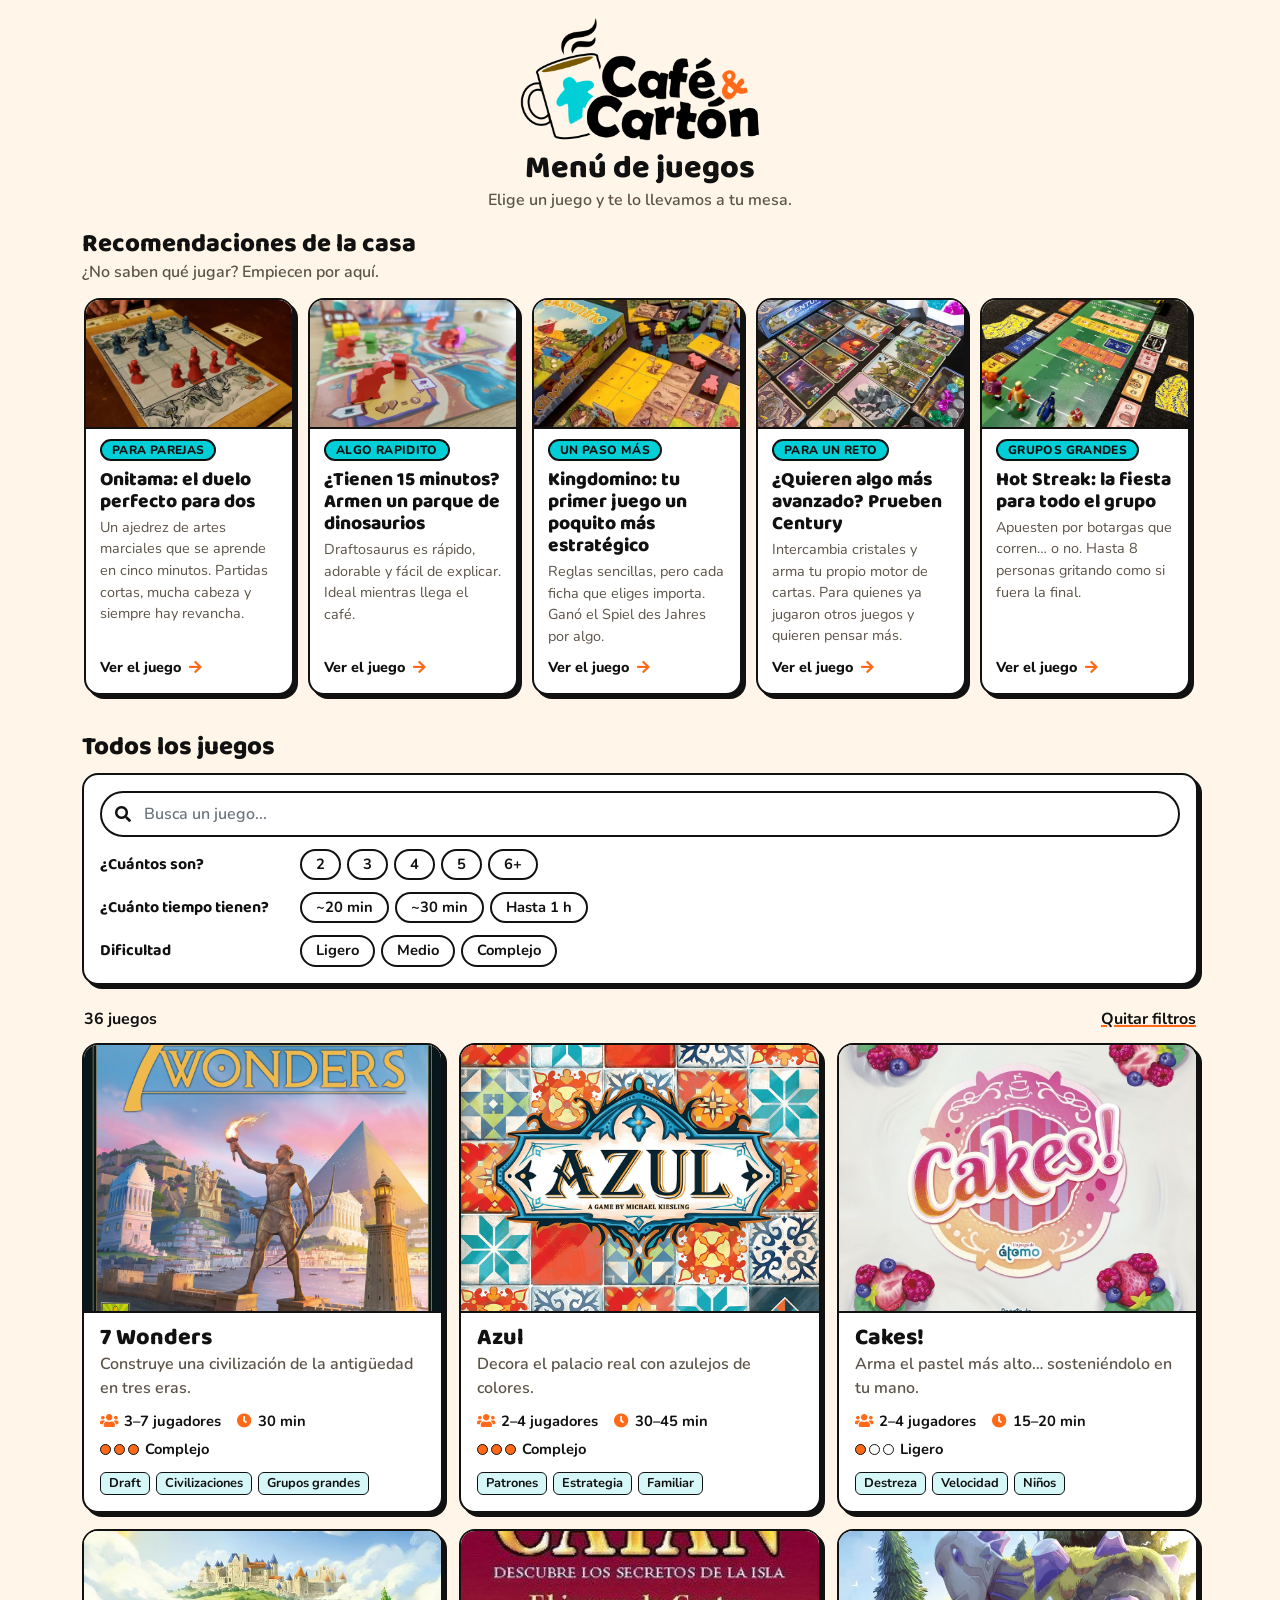
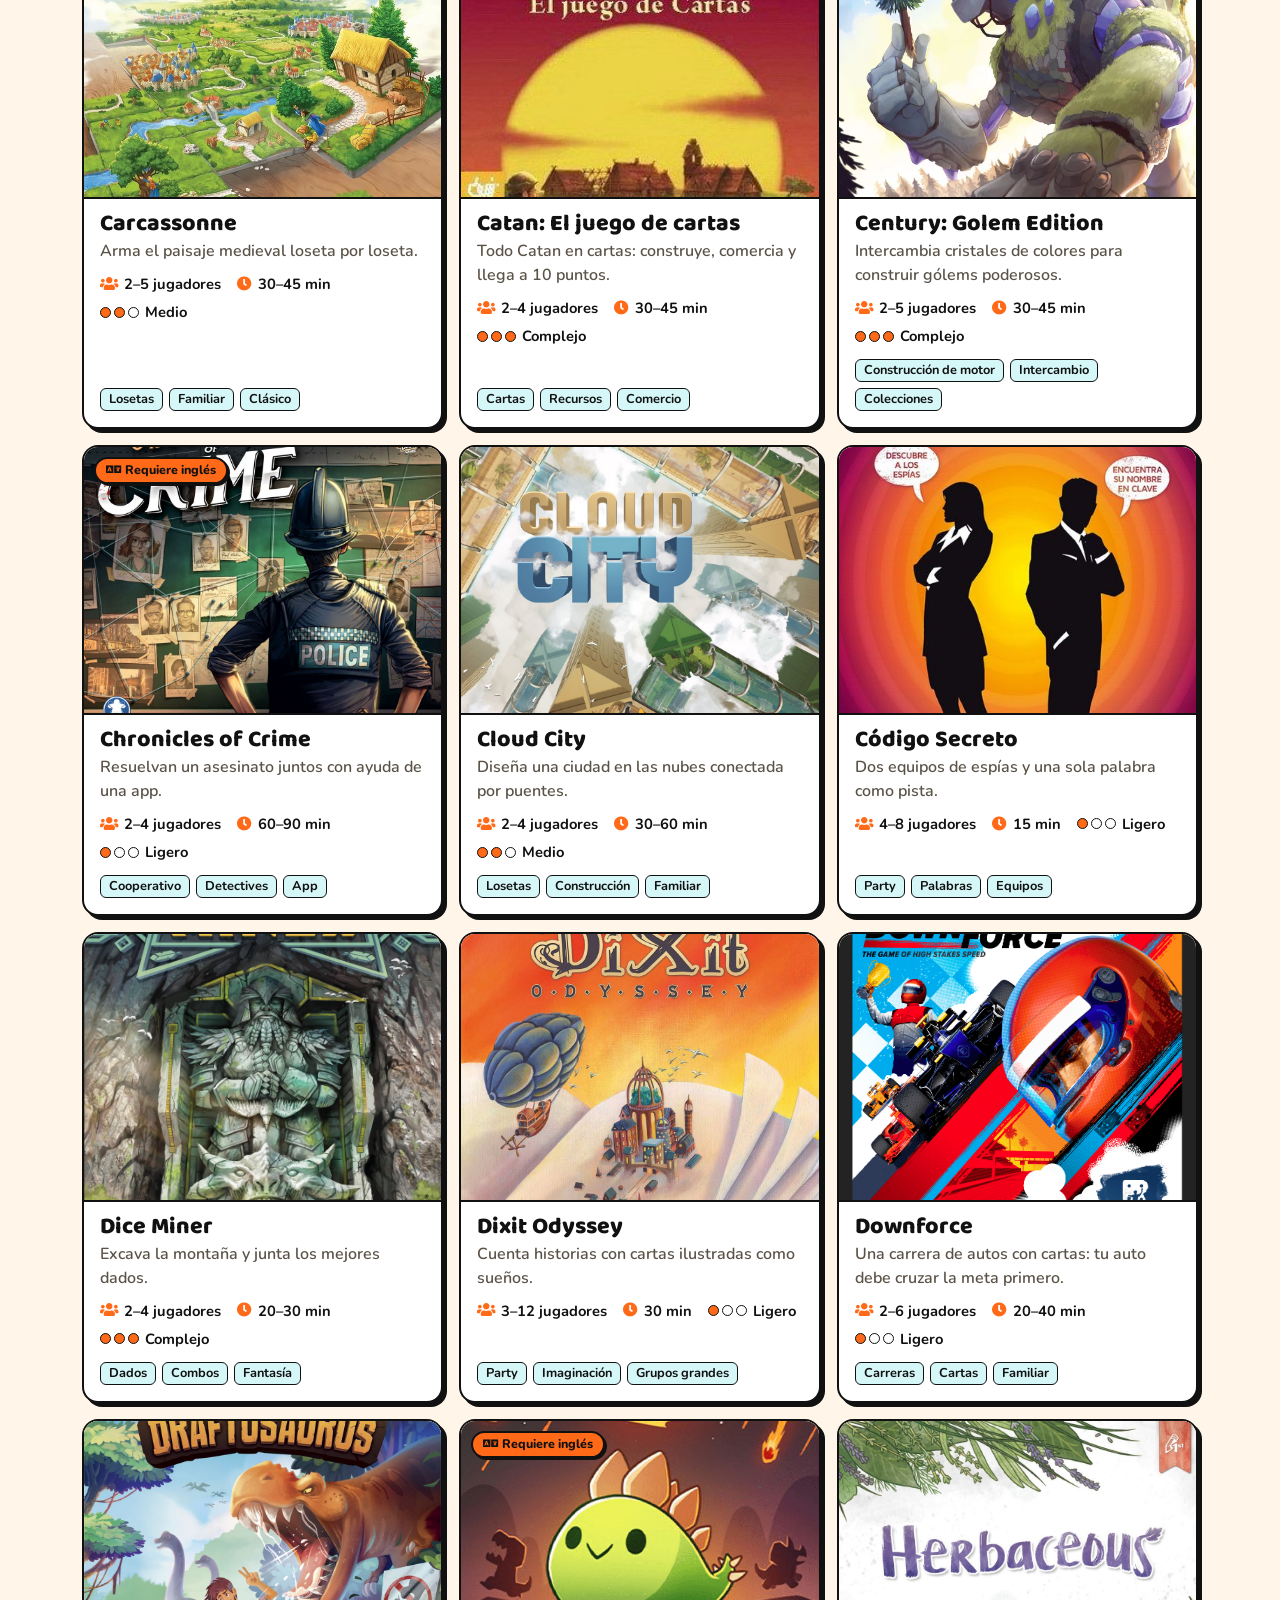
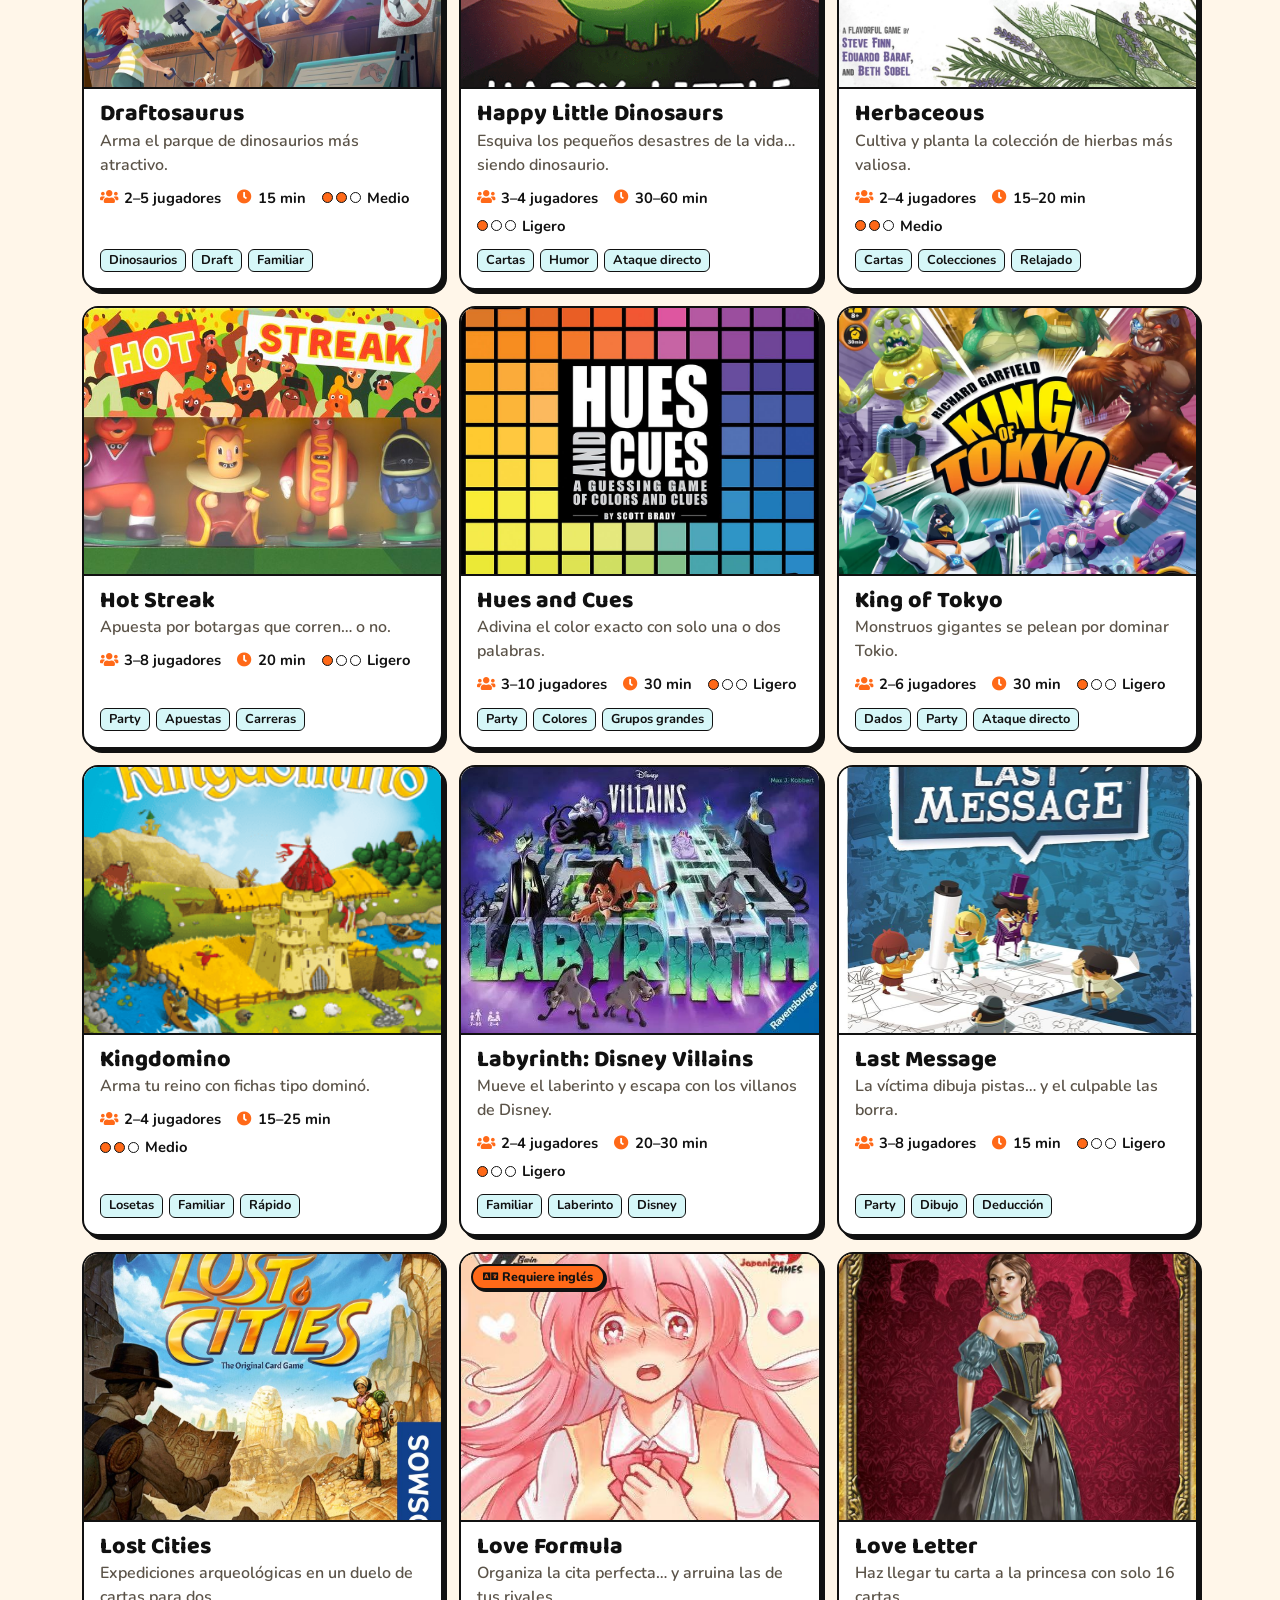
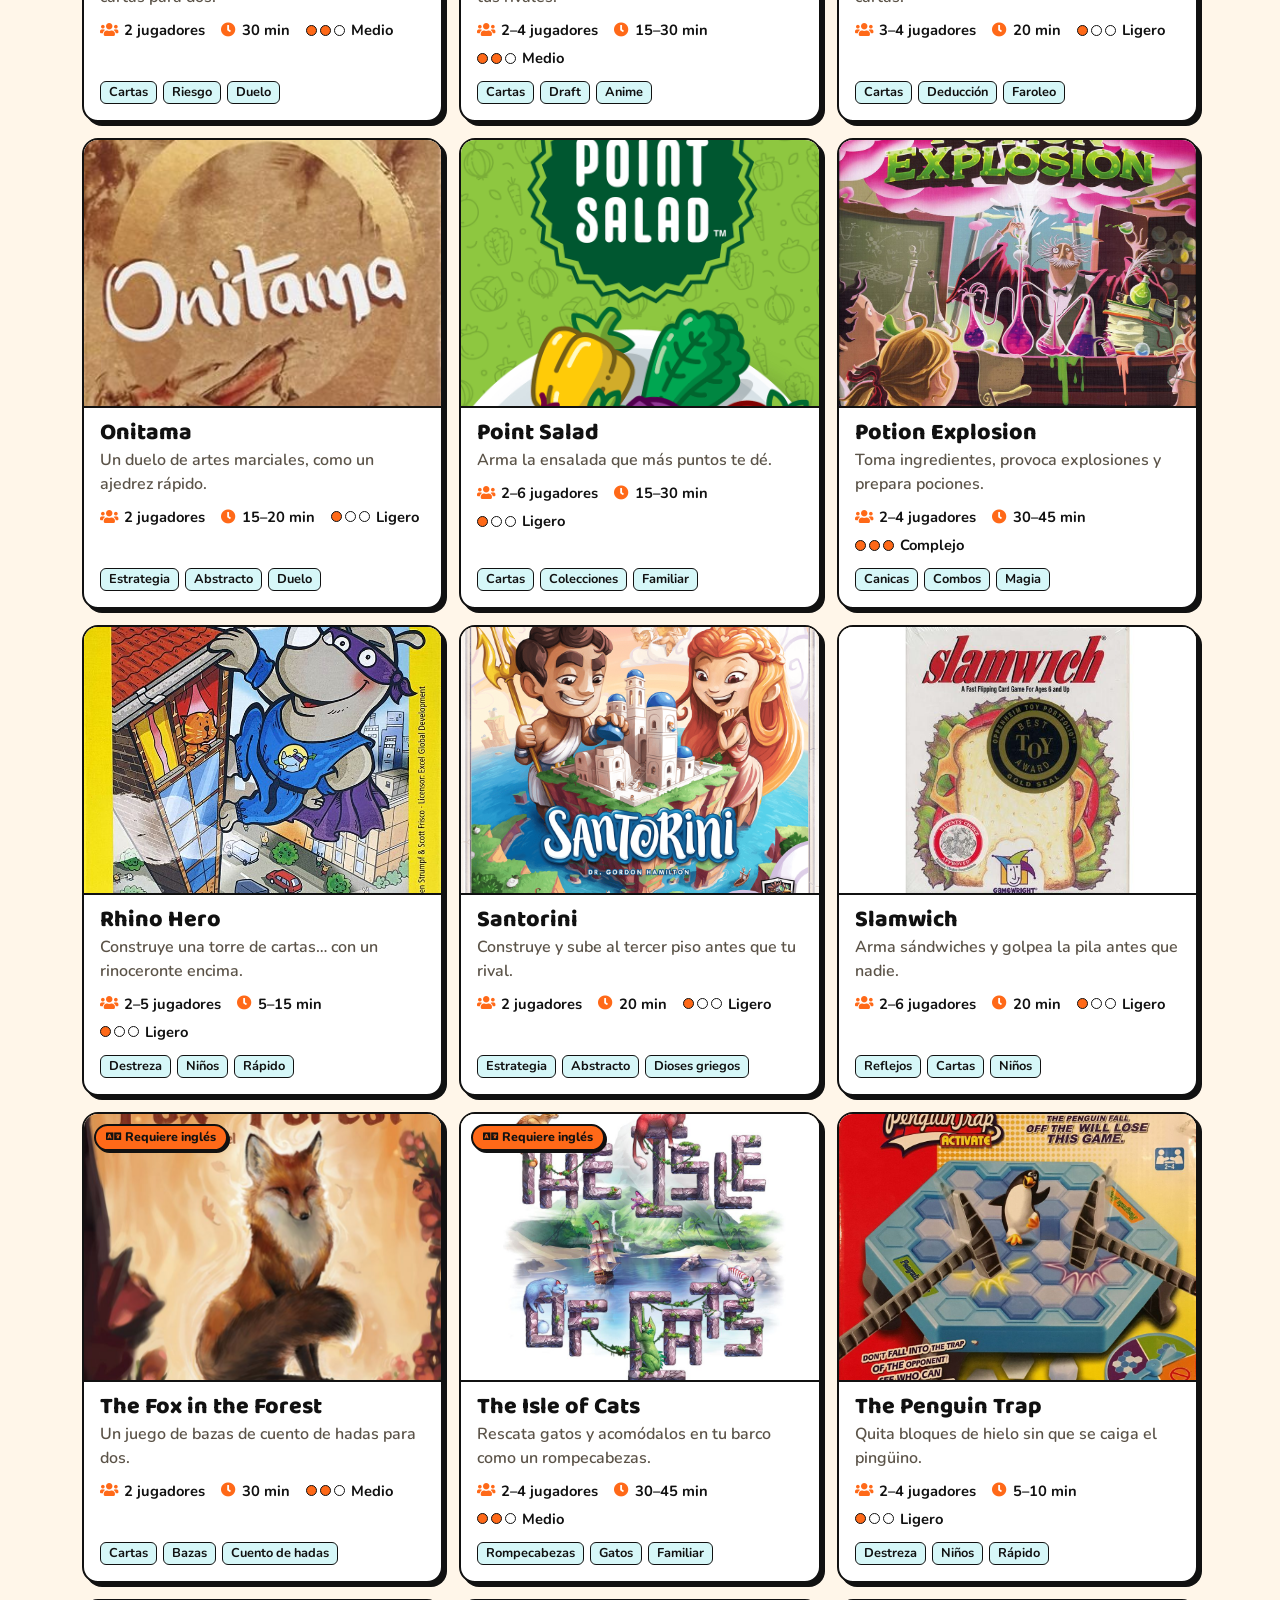
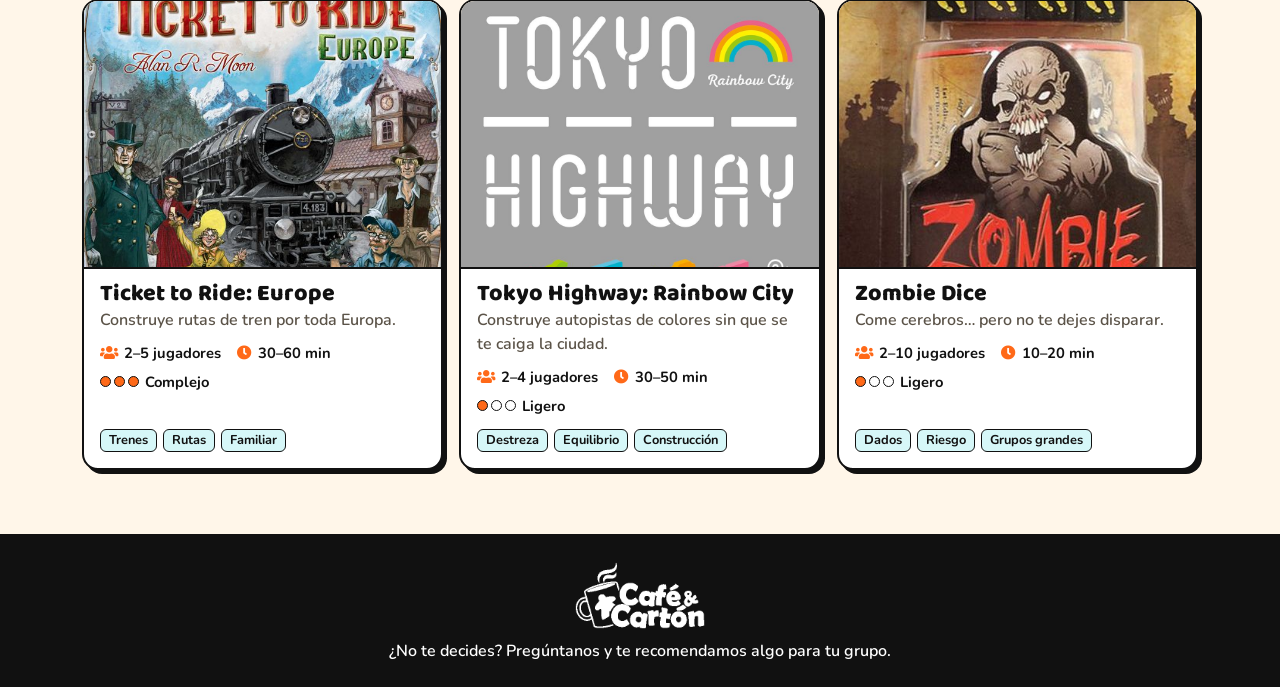
<file: index.html>
<!DOCTYPE html>
<html lang="es">

<head>
    <title>Café &amp; Cartón · Menú de juegos</title>
    <meta charset="utf-8">
    <meta name="viewport" content="width=device-width, initial-scale=1">
    <meta name="theme-color" content="#FFF6E9">

    <link rel="icon" type="image/svg+xml" href="assets/img/favicon.svg">
    <link rel="apple-touch-icon" href="assets/img/apple-icon.png">

    <link rel="stylesheet" href="assets/css/bootstrap.min.css">
    <link rel="preconnect" href="https://fonts.googleapis.com">
    <link rel="preconnect" href="https://fonts.gstatic.com" crossorigin>
    <link rel="stylesheet" href="https://fonts.googleapis.com/css2?family=Baloo+2:wght@700;800&family=Nunito:wght@400;600;700&display=swap">
    <link rel="stylesheet" href="assets/css/fontawesome.min.css">
    <link rel="stylesheet" href="assets/css/custom.css">
</head>

<body>
    <header class="site-header">
        <div class="container">
            <a href="index.html"><img class="logo" src="assets/img/logo.png" alt="Café &amp; Cartón"></a>
        </div>
    </header>

    <section class="hero">
        <div class="container">
            <h1>Menú de juegos</h1>
            <p>Elige un juego y te lo llevamos a tu mesa.</p>
        </div>
    </section>

    <main class="container pb-4">
        <section class="recs" id="recs" hidden>
            <h2 class="recs-title">Recomendaciones de la casa</h2>
            <p class="recs-sub">¿No saben qué jugar? Empiecen por aquí.</p>
            <div class="recs-row" id="recs-row"></div>
        </section>

        <h2 class="section-title">Todos los juegos</h2>
        <div class="filters">
            <div class="search-box">
                <i class="fa fa-search"></i>
                <input type="search" id="search" class="form-control" placeholder="Busca un juego..." autocomplete="off">
            </div>

            <div class="filter-row">
                <span class="label">¿Cuántos son?</span>
                <div class="chip-group" data-filter="players">
                    <button type="button" class="chip" data-value="2" aria-pressed="false">2</button>
                    <button type="button" class="chip" data-value="3" aria-pressed="false">3</button>
                    <button type="button" class="chip" data-value="4" aria-pressed="false">4</button>
                    <button type="button" class="chip" data-value="5" aria-pressed="false">5</button>
                    <button type="button" class="chip" data-value="6" aria-pressed="false">6+</button>
                </div>
            </div>

            <div class="filter-row">
                <span class="label">¿Cuánto tiempo tienen?</span>
                <div class="chip-group" data-filter="time">
                    <button type="button" class="chip" data-value="20" aria-pressed="false">~20 min</button>
                    <button type="button" class="chip" data-value="30" aria-pressed="false">~30 min</button>
                    <button type="button" class="chip" data-value="60" aria-pressed="false">Hasta 1 h</button>
                </div>
            </div>

            <div class="filter-row">
                <span class="label">Dificultad</span>
                <div class="chip-group" data-filter="difficulty">
                    <button type="button" class="chip" data-value="1" aria-pressed="false">Ligero</button>
                    <button type="button" class="chip" data-value="2" aria-pressed="false">Medio</button>
                    <button type="button" class="chip" data-value="3" aria-pressed="false">Complejo</button>
                </div>
            </div>
        </div>

        <div class="results-bar">
            <span id="game-count"></span>
            <button type="button" id="clear-filters" class="link-btn">Quitar filtros</button>
        </div>

        <div id="game-grid" class="row g-3"></div>

        <p id="no-results" class="text-center text-muted py-5" hidden>
            Ningún juego coincide con esos filtros. Prueba quitando alguno, ¡o pídenos una recomendación!
        </p>
    </main>

    <footer class="site-footer">
        <div class="container">
            <img src="assets/img/logo-blanco.png" alt="Café & Cartón">
            <p>¿No te decides? Pregúntanos y te recomendamos algo para tu grupo.</p>
        </div>
    </footer>

    <script src="assets/js/games.js"></script>
    <script src="assets/js/recommendations.js"></script>
    <script src="assets/js/common.js"></script>
    <script src="assets/js/menu.js"></script>
</body>

</html>
</file>
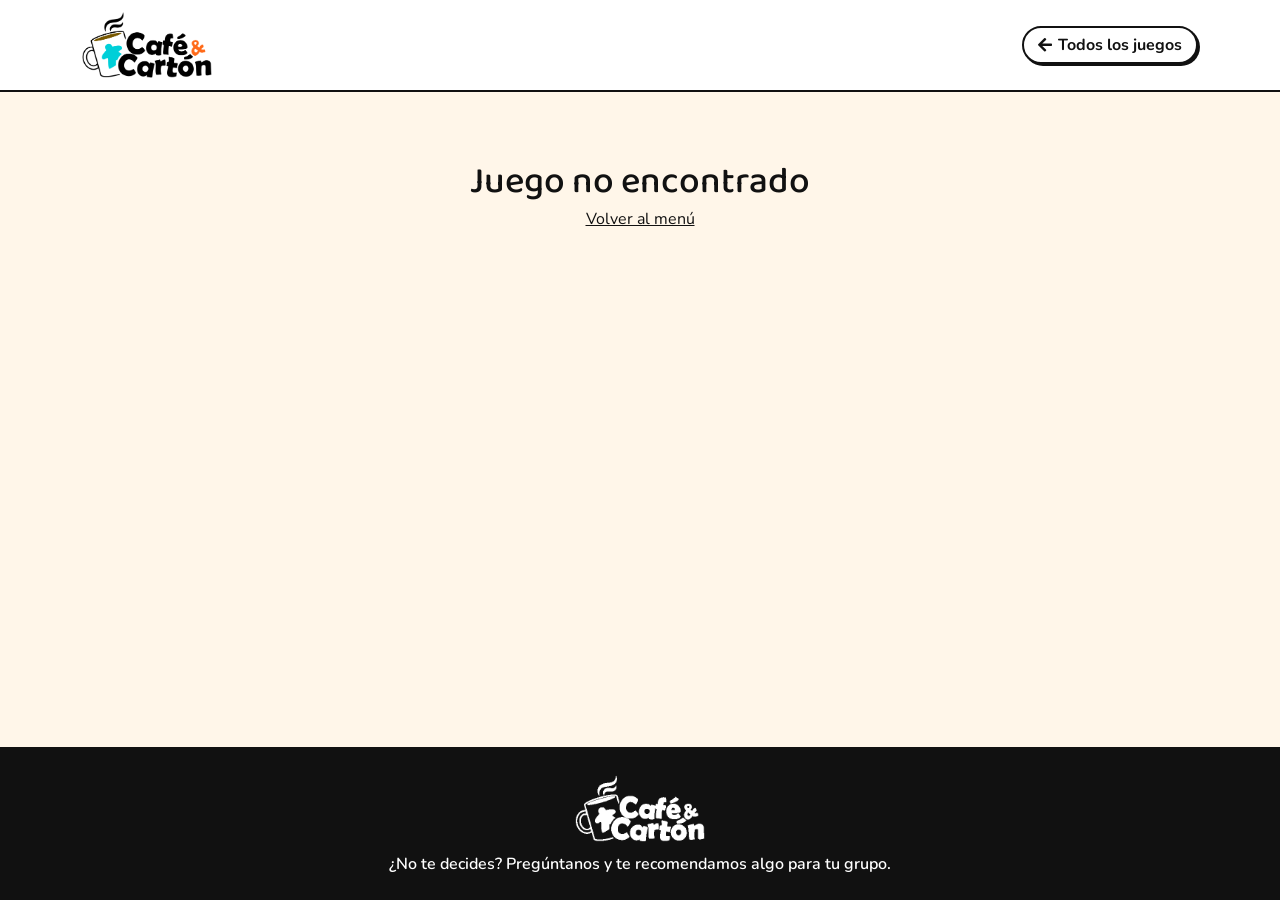
<file: game.html>
<!DOCTYPE html>
<html lang="es">

<head>
    <title>Café &amp; Cartón · Menú de juegos</title>
    <meta charset="utf-8">
    <meta name="viewport" content="width=device-width, initial-scale=1">
    <meta name="theme-color" content="#FFF6E9">

    <link rel="icon" type="image/svg+xml" href="assets/img/favicon.svg">
    <link rel="apple-touch-icon" href="assets/img/apple-icon.png">

    <link rel="stylesheet" href="assets/css/bootstrap.min.css">
    <link rel="preconnect" href="https://fonts.googleapis.com">
    <link rel="preconnect" href="https://fonts.gstatic.com" crossorigin>
    <link rel="stylesheet" href="https://fonts.googleapis.com/css2?family=Baloo+2:wght@700;800&family=Nunito:wght@400;600;700&display=swap">
    <link rel="stylesheet" href="assets/css/fontawesome.min.css">
    <link rel="stylesheet" href="assets/css/custom.css">
</head>

<body>
    <header class="site-header compact">
        <div class="container">
            <a href="index.html"><img class="logo" src="assets/img/logo.png" alt="Café &amp; Cartón"></a>
            <a class="pill" href="index.html"><i class="fa fa-arrow-left"></i> Todos los juegos</a>
        </div>
    </header>

    <main class="container pb-4">
        <div id="game"></div>
    </main>

    <footer class="site-footer">
        <div class="container">
            <img src="assets/img/logo-blanco.png" alt="Café & Cartón">
            <p>¿No te decides? Pregúntanos y te recomendamos algo para tu grupo.</p>
        </div>
    </footer>

    <script src="assets/js/games.js"></script>
    <script src="assets/js/common.js"></script>
    <script src="assets/js/game.js"></script>
</body>

</html>
</file>
<file: assets/css/custom.css>
/* Estilos de Café & Cartón — colores tomados del logo */
:root {
  --turquesa: #00CFD8;
  --turquesa-claro: #D6F7F8;
  --naranja: #FF6918;
  --cafe: #785800;
  --negro: #111111;
  --crema: #FFF6E9;
  --carton: #F3E3C7;
  --gris: #5B5348;
  --borde: 2.5px solid var(--negro);
  --sombra: 4px 4px 0 var(--negro);
  --radio: 16px;
}

body {
  font-family: "Nunito", sans-serif;
  color: var(--negro);
  background: var(--crema);
  min-height: 100vh;
  display: flex;
  flex-direction: column;
}
main { flex: 1; }
h1, h2, .titulo { font-family: "Baloo 2", sans-serif; font-weight: 800; line-height: 1.1; }
a { color: var(--negro); }

/* Encabezado */
.site-header { padding: 18px 0 6px; text-align: center; }
.site-header .logo { width: 240px; max-width: 70%; height: auto; }
.site-header.compact { text-align: left; padding: 12px 0; border-bottom: var(--borde); background: #fff; }
.site-header.compact .container { display: flex; align-items: center; justify-content: space-between; gap: 12px; }
.site-header.compact .logo { width: 130px; max-width: none; }

.hero { text-align: center; padding: 4px 0 18px; }
.hero h1 { font-size: 2rem; margin: 0; }
.hero h1 .amp { color: var(--naranja); }
.hero p { margin: 2px 0 0; color: var(--gris); font-weight: 600; }

/* Botón con contorno (volver, etc.) */
.pill {
  display: inline-flex; align-items: center; gap: 6px;
  background: #fff; border: var(--borde); border-radius: 999px;
  padding: 5px 14px; font-weight: 700; text-decoration: none; color: var(--negro);
  box-shadow: 2px 2px 0 var(--negro); white-space: nowrap;
}
.pill:hover { background: var(--turquesa); color: var(--negro); }

/* Recomendaciones de la casa */
.recs { margin-bottom: 28px; }
.recs-title, .section-title { font-size: 1.6rem; margin: 0; }
.section-title { margin-bottom: 12px; }
.recs-sub { color: var(--gris); font-weight: 600; margin: 2px 0 12px; }
.recs-row {
  display: grid; grid-auto-flow: column; grid-auto-columns: 78%;
  gap: 14px; overflow-x: auto; scroll-snap-type: x mandatory;
  padding: 2px 8px 10px 2px; margin-right: -12px;
}
.rec-card {
  scroll-snap-align: start;
  display: flex; flex-direction: column;
  background: #fff; border: var(--borde); border-radius: var(--radio); overflow: hidden;
  box-shadow: var(--sombra); color: var(--negro); text-decoration: none;
  transition: transform .15s, box-shadow .15s;
}
.rec-card:hover { transform: translate(-2px, -2px); box-shadow: 7px 7px 0 var(--negro); color: var(--negro); }
.rec-img { position: relative; aspect-ratio: 16 / 10; overflow: hidden; border-bottom: var(--borde); background: var(--carton); flex: none; }
.rec-img img { position: absolute; inset: 0; width: 100%; height: 100%; object-fit: cover; }
.rec-body { padding: 10px 14px 14px; display: flex; flex-direction: column; flex: 1; }
.rec-label {
  align-self: flex-start; background: var(--turquesa); border: 2px solid var(--negro); border-radius: 999px;
  padding: 0 10px; font-size: .75rem; font-weight: 800; text-transform: uppercase; letter-spacing: .03em;
}
.rec-card h3 { font-family: "Baloo 2", sans-serif; font-weight: 800; font-size: 1.2rem; line-height: 1.15; margin: 8px 0 4px; }
.rec-card p { color: var(--gris); font-size: .9rem; margin: 0 0 10px; }
.rec-more { margin-top: auto; font-weight: 800; font-size: .9rem; }
.rec-more i { color: var(--naranja); margin-left: 4px; }
@media (min-width: 768px) { .recs-row { grid-auto-columns: 300px; } }
@media (min-width: 1200px) { .recs-row { grid-auto-columns: 1fr; grid-auto-flow: row; grid-template-columns: repeat(5, 1fr); overflow: visible; margin-right: 0; } }

/* Filtros */
.filters {
  background: #fff;
  border: var(--borde);
  border-radius: var(--radio);
  box-shadow: var(--sombra);
  padding: 16px;
}
.filters .search-box { position: relative; margin-bottom: 6px; }
.filters .search-box i { position: absolute; left: 15px; top: 50%; transform: translateY(-50%); }
.filters .search-box input {
  padding: 9px 14px 9px 42px; border: var(--borde); border-radius: 999px;
  font-weight: 600; color: var(--negro);
}
.filters .search-box input:focus { box-shadow: 0 0 0 3px var(--turquesa); border-color: var(--negro); }
.filter-row { display: flex; align-items: center; gap: 6px 10px; margin-top: 12px; flex-wrap: wrap; }
.filter-row .label { font-family: "Baloo 2", sans-serif; font-weight: 700; font-size: 1rem; min-width: 190px; }
.chip-group { display: flex; gap: 6px; flex-wrap: wrap; }
.chip {
  border: 2px solid var(--negro);
  background: #fff;
  color: var(--negro);
  border-radius: 999px;
  padding: 4px 14px;
  font-weight: 700;
  font-size: .92rem;
  line-height: 1.3;
  transition: transform .1s;
}
.chip:hover { background: var(--turquesa-claro); }
.chip.active { background: var(--turquesa); box-shadow: 2px 2px 0 var(--negro); transform: translate(-1px, -1px); }

.results-bar {
  display: flex; justify-content: space-between; align-items: center;
  margin: 22px 2px 12px; font-weight: 700;
}
.link-btn { background: none; border: 0; padding: 0; font-weight: 700; color: var(--negro); text-decoration: underline; text-decoration-color: var(--naranja); text-decoration-thickness: 2px; }

/* Tarjetas de juegos */
.game-card {
  display: flex; flex-direction: column;
  height: 100%;
  background: #fff;
  border: var(--borde);
  border-radius: var(--radio);
  overflow: hidden;
  box-shadow: var(--sombra);
  color: var(--negro);
  text-decoration: none;
  transition: transform .15s, box-shadow .15s;
}
.game-card:hover { transform: translate(-2px, -2px); box-shadow: 7px 7px 0 var(--negro); color: var(--negro); }
.game-card:active { transform: translate(2px, 2px); box-shadow: 1px 1px 0 var(--negro); }
.game-card-img { position: relative; flex: none; aspect-ratio: 4 / 3; overflow: hidden; background: var(--carton); border-bottom: var(--borde); }
.game-card-img img { position: absolute; inset: 0; width: 100%; height: 100%; object-fit: cover; display: block; }
.game-card-body { padding: 12px 16px 16px; display: flex; flex-direction: column; flex: 1; }
.game-card h2 { font-size: 1.45rem; margin: 0 0 2px; }
.tagline { color: var(--gris); font-weight: 600; margin-bottom: 10px; }
.game-card .tags { margin-top: auto; }

.stats { list-style: none; padding: 0; margin: 0 0 12px; display: flex; flex-wrap: wrap; gap: 6px 16px; font-size: .92rem; font-weight: 700; }
.stats li { display: flex; align-items: center; gap: 6px; }
.stats i { color: var(--naranja); }

.difficulty { display: inline-flex; gap: 3px; }
.difficulty .dot { width: 11px; height: 11px; border-radius: 50%; border: 1.5px solid var(--negro); background: #fff; }
.difficulty .dot.on { background: var(--naranja); }

.tags { display: flex; flex-wrap: wrap; gap: 6px; }
.tag { background: var(--turquesa-claro); border: 1.5px solid var(--negro); border-radius: 6px; padding: 1px 8px; font-size: .8rem; font-weight: 700; }

/* Página del juego */
.main-photo { border: var(--borde); border-radius: var(--radio); overflow: hidden; background: var(--carton); aspect-ratio: 4 / 3; box-shadow: var(--sombra); }
.main-photo img { width: 100%; height: 100%; object-fit: cover; display: block; }
.photo-credit { font-size: .75rem; color: var(--gris); text-align: right; margin: 8px 2px 0; min-height: 1em; }
.photo-credit a { color: var(--gris); }
.thumbs { display: flex; gap: 10px; margin-top: 8px; }
.thumb {
  flex: 0 0 22%; aspect-ratio: 4 / 3; padding: 0; border: 2px solid var(--negro);
  border-radius: 10px; overflow: hidden; background: var(--carton); opacity: .55; transition: opacity .15s;
}
.thumb:hover { opacity: .85; }
.thumb.active { opacity: 1; box-shadow: 3px 3px 0 var(--naranja); }
.thumb img { width: 100%; height: 100%; object-fit: cover; display: block; }

#game { padding-top: 20px; }
#game h1 { font-size: 2.3rem; margin-bottom: 2px; }
#game h2 { font-size: 1.5rem; margin-top: 24px; }
.lang-badge {
  position: absolute; top: 10px; left: 10px; z-index: 1;
  background: var(--naranja); color: var(--negro); border: 2px solid var(--negro); border-radius: 999px;
  padding: 2px 10px; font-size: .78rem; font-weight: 800; box-shadow: 2px 2px 0 var(--negro);
}
.lang-note {
  background: #FFE7D6; border: 2px solid var(--negro); border-left: 6px solid var(--naranja); border-radius: 10px;
  padding: 8px 12px; margin: 10px 0 0; font-size: .92rem;
}
.lang-note i { color: var(--naranja); }
.aka { font-size: .85rem; font-weight: 700; color: var(--gris); margin: 0 0 4px; }
.stat-boxes { display: grid; grid-template-columns: repeat(4, 1fr); gap: 10px; margin: 16px 0; }
.stat-boxes > div {
  background: #fff; border: 2px solid var(--negro); border-radius: 12px; padding: 10px 6px; text-align: center;
  font-size: .8rem; font-weight: 600; color: var(--gris);
}
.stat-boxes i, .stat-boxes .difficulty { color: var(--naranja); display: flex; justify-content: center; margin-bottom: 4px; font-size: 1.1rem; }
.stat-boxes strong { display: block; color: var(--negro); font-family: "Baloo 2", sans-serif; font-size: 1.3rem; line-height: 1.2; }

.how-to { list-style: none; padding: 0; counter-reset: paso; }
.how-to li { counter-increment: paso; position: relative; padding-left: 42px; margin-bottom: 12px; min-height: 30px; }
.how-to li::before {
  content: counter(paso);
  position: absolute; left: 0; top: -2px;
  width: 30px; height: 30px; border-radius: 50%;
  background: var(--naranja); border: 2px solid var(--negro);
  font-family: "Baloo 2", sans-serif; font-weight: 800; line-height: 26px; text-align: center;
}
.ask {
  background: var(--turquesa); border: var(--borde); border-radius: 12px; box-shadow: var(--sombra);
  padding: 12px 16px; margin-top: 22px; font-weight: 700;
}
.ask i { margin-right: 6px; }

/* Pie de página */
.site-footer { background: var(--negro); color: #fff; text-align: center; padding: 28px 0 24px; margin-top: 40px; }
.site-footer img { width: 130px; height: auto; display: block; margin: 0 auto 10px; }
.site-footer p { margin: 0; font-weight: 600; }
.site-footer .amp { color: var(--naranja); }

@media (max-width: 575px) {
  .filter-row .label { min-width: 100%; }
  .stat-boxes { grid-template-columns: repeat(2, 1fr); }
  .hero h1 { font-size: 1.7rem; }
  #game h1 { font-size: 2rem; }
}
</file>
